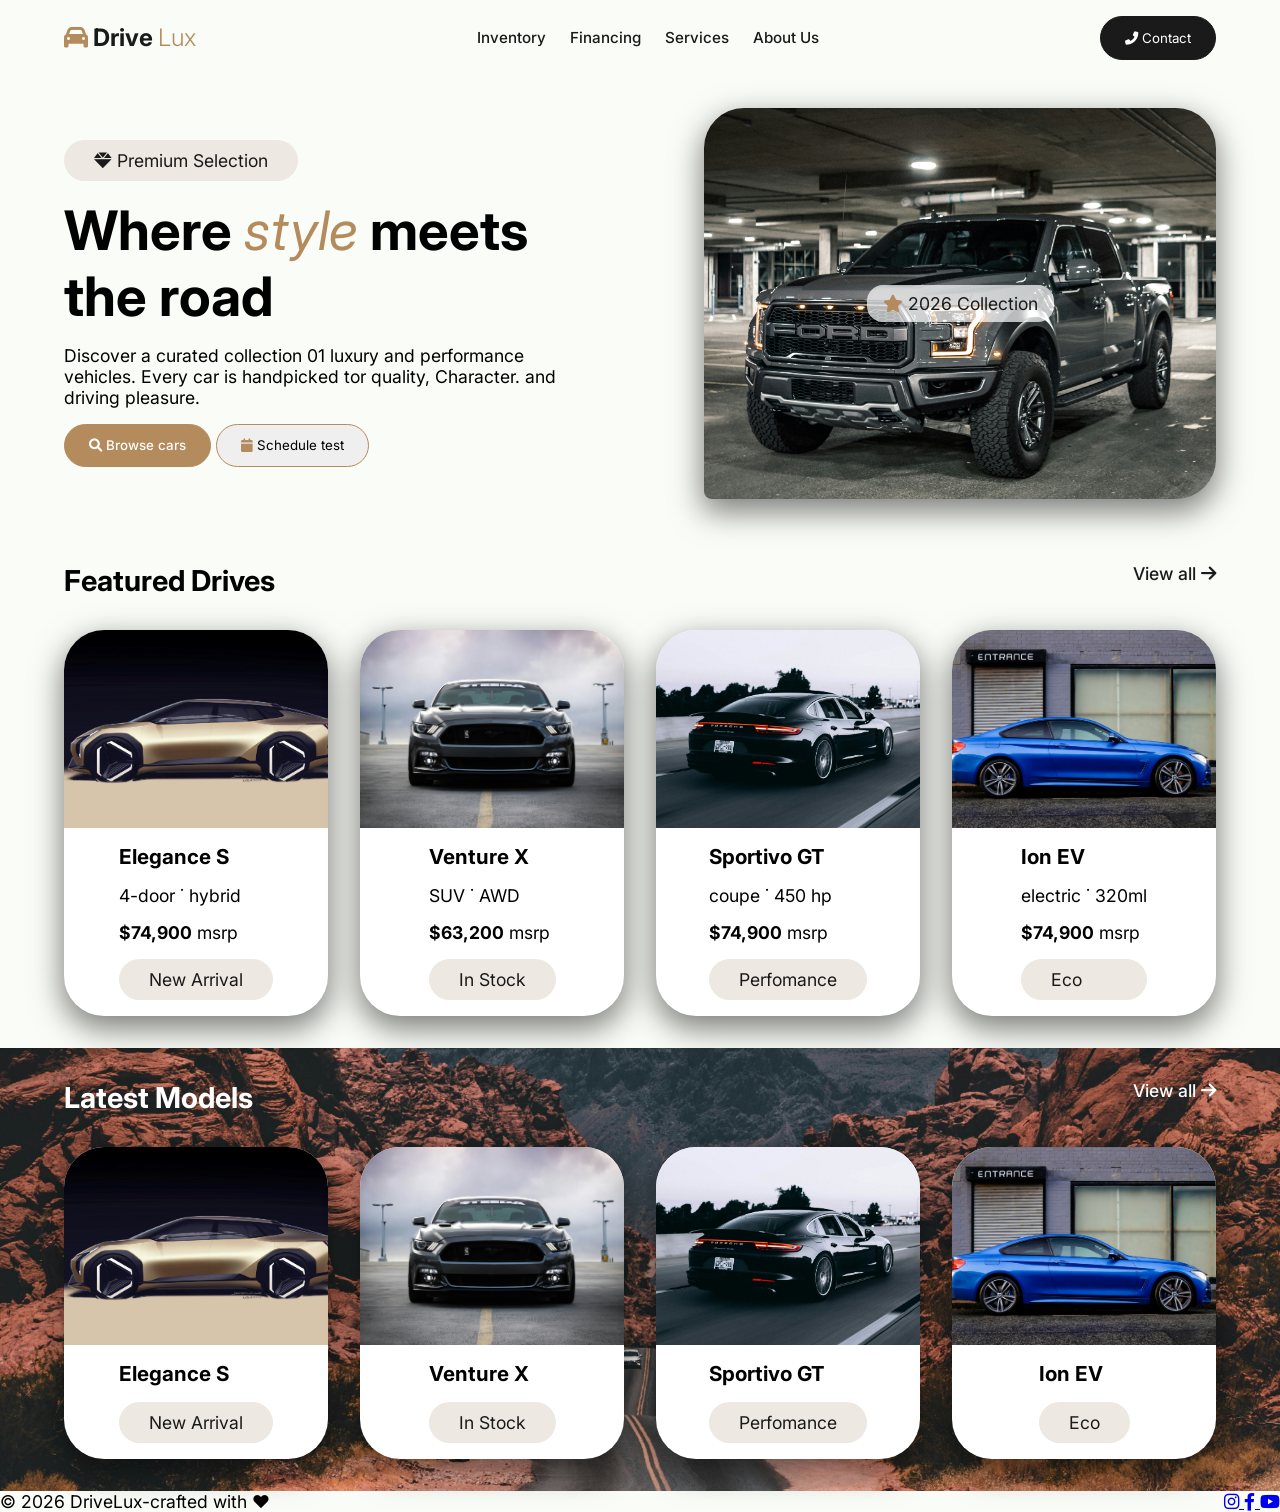
<file: index.html>
<!DOCTYPE html>
<html lang="en">
<head>
    <meta charset="UTF-8">
    <meta name="viewport" content="width=device-width, initial-scale=1.0">
    <title>Car Dealer Landing Page</title>
    <!-- Font awesome -->
    <link rel="stylesheet" href="https://cdnjs.cloudflare.com/ajax/libs/font-awesome/6.0.0-beta3/css/all.min.css" />
    <!-- Custom css -->
    <link rel="stylesheet" href="style.css">
</head>
<body>
    <!-- Top Header with Nav -->
    <header class="top-header">
        <div class="container">
            <a href="#" class="logo">
                <i class="fas fa-car"></i>
                <strong>Drive <span>Lux</span></strong>
            </a>
            
            <nav>
                <input type="checkbox" id="Toggle-menu" class="Toggle-menu">
                <ul class="menu">
                    <li class="menu-item"><a href="#">Inventory</a></li>
                    <li class="menu-item"><a href="#">Financing</a></li>
                    <li class="menu-item"><a href="#">Services</a></li>
                    <li class="menu-item"><a href="#">About Us</a></li>
                </ul>
            </nav>

            <button class="btn-secondary"><i class="fas fa-phone-alt"></i> Contact</button>
            <label class="hamburger" id="hamburger" for="Toggle-menu" aria-label="Toggle-menu">
                <i class="fa-solid fa-bars"></i>

            </label>
        </div>
    </header>

    <!-- Hero Section -->
     <section class="hero">
        <div class="container">
            <!-- hero left -->
            <div class="hero-left">
                <span class="badge"><i class="fa fa-gem"> </i> Premium Selection</span>
                <h1 class="hero-title">Where <span>style</span> meets the road</h1>
                <p>Discover a curated collection 01 luxury and performance vehicles. Every car is handpicked tor quality, Character. and driving pleasure.</p>
                <div class="hero-btn">
                    <button class="btn-primary"><i class="fas fa-search"></i> Browse cars</button>
                    <button class="btn-default"><i class="fas fa-calendar"></i> Schedule test</button>
                </div>
            </div>
            <!-- hero right -->
            <div class="hero-right">
                <div id="right-hero-badge"><i class="fas fa-star"></i> 2026 Collection</div>
            </div>
        </div>
    </section>

    <!-- FEATURED DRIVE SECTION -->
     <section class="featured">
        <!-- section title -->
        <div class="container section-header">
            <h2>Featured Drives</h2>
            <a href="#">View all <i class="fas fa-arrow-right"></i></a>
        </div>

        <!-- Car cards -->
        <div class="container car-cards">
                     
            <div class="card-item">
                <img src="images/car-image 1.jpg" alt="nice car">
                <div class="card-body">
                    <h3>Elegance S</h3>
                    <div class="car-spec">
                        4-door &dot; hybrid
                    </div>
                    <div class="car-price">
                        <strong>$74,900</strong> <span>msrp</span>
                    </div>
                    <span class="badge">New Arrival</span>
                </div>
            </div>

            <div class="card-item">
                <img src="images/car-image 2.jpg" alt="nice car">
                <div class="card-body">
                    <h3>Venture X</h3>
                    <div class="car-spec">
                        SUV &dot; AWD
                    </div>
                    <div class="car-price">
                        <strong>$63,200</strong> <span>msrp</span>
                    </div>
                    <span class="badge">In Stock</span>
                </div>
            </div>

            <div class="card-item">
                <img src="images/car-image 3.jpg" alt="nice car">
                <div class="card-body">
                    <h3>Sportivo GT</h3>
                    <div class="car-spec">
                        coupe &dot; 450 hp
                    </div>
                    <div class="car-price">
                        <strong>$74,900</strong> <span>msrp</span>
                    </div>
                    <span class="badge">Perfomance</span>
                </div>
            </div>

            
            <div class="card-item">
                <img src="images/car-image 4.jpg" alt="nice car">
                <div class="card-body">
                    <h3>Ion EV</h3>
                    <div class="car-spec">
                        electric &dot; 320ml
                    </div>
                    <div class="car-price">
                        <strong>$74,900</strong> <span>msrp</span>
                    </div>
                    <span class="badge">Eco</span>
                </div>
            </div>

           
            

           
        </div>
     </section>

     <!-- Latest Models -->
      <section class="latest-models">
        <div class="container section-header">
            <h2>Latest Models</h2>
            <a href="#">View all <i class="fas fa-arrow-right"></i></a>
        </div>

        <div class="container car-cards">
            <div class="card-item">
                <img src="images/car-image 1.jpg" alt="nice car">
                <div class="card-body">
                    <h3>Elegance S</h3>
                    <span class="badge">New Arrival</span>
                </div>
            </div>
            <div class="card-item">
                <img src="images/car-image 2.jpg" alt="nice car">
                <div class="card-body">
                    <h3>Venture X</h3>
                    <span class="badge">In Stock</span>
                </div>
            </div>
            <div class="card-item">
                <img src="images/car-image 3.jpg" alt="nice car">
                <div class="card-body">
                    <h3>Sportivo GT</h3>
                    <span class="badge">Perfomance</span>
                </div>
            </div>
            <div class="card-item">
                <img src="images/car-image 4.jpg" alt="nice car">
                <div class="card-body">
                    <h3>Ion EV</h3>
                    <span class="badge">Eco</span>
                </div>
            </div>
        </div>
      </section>

      <!-- FOOTER -->
       <footer>
        <div class="footer-left">
          &copy; 2026 DriveLux-crafted with &hearts;
        </div>
        <div class="footer-right">
            <a href="https://instagram.com" target="_blank" class="social-icon instagram" aria-label="Instagram">
                <i class="fa-brands fa-instagram"></i>
            </a>
            <a href="https://facebook.com" target="_blank" class="social-icon facebook" aria-label="Facebook">
                <i class="fa-brands fa-facebook-f"></i>
            </a>
            <a href="https://youtube.com" target="_blank" class="social-icon youtube" aria-label="Youtube">
               <i class="fa-brands fa-youtube"></i>
            </a>
        </div>

       </footer>
   
</body>
</html>
</file>
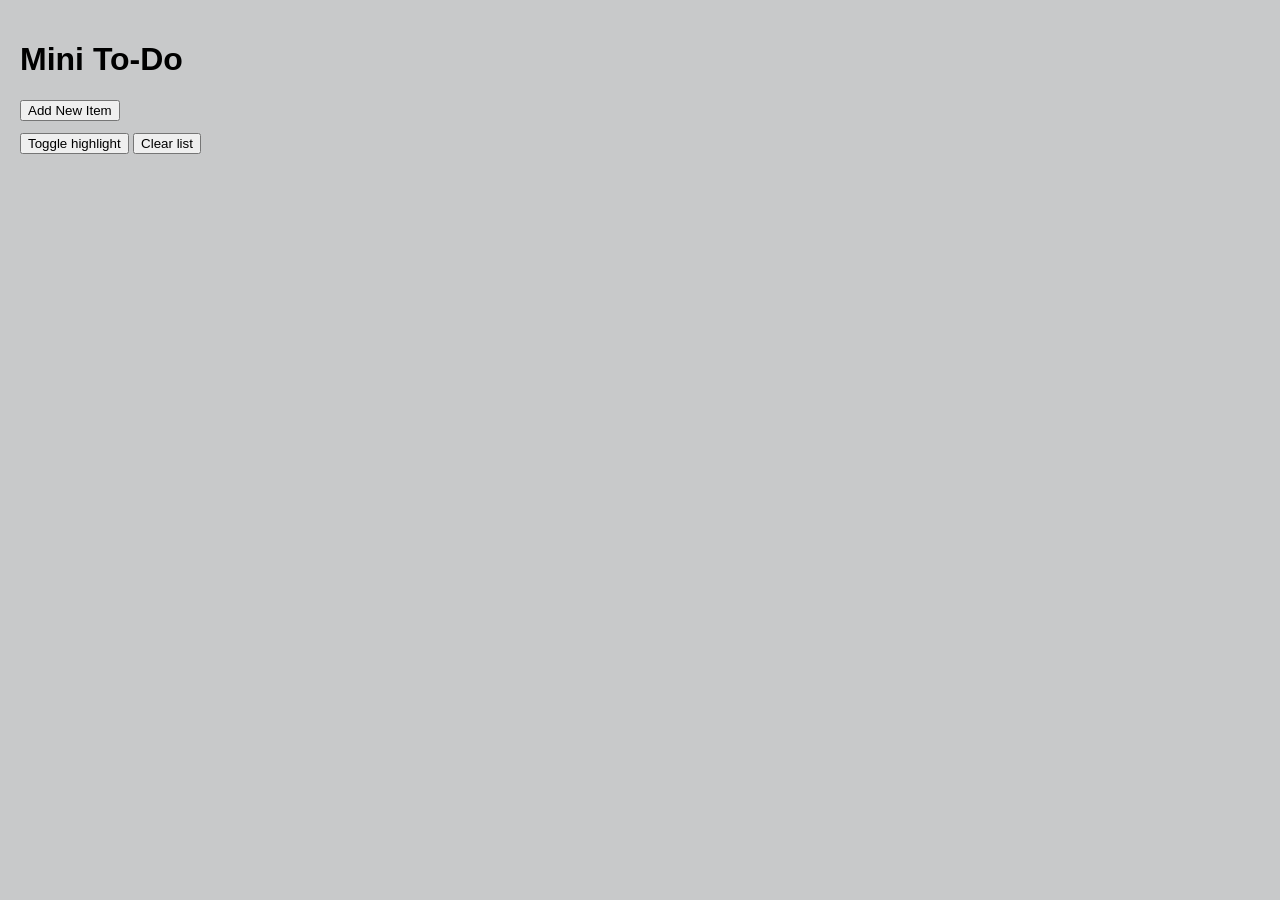
<file: assignment-1/index.html>
<!doctype html>
<html>
  <head>
    <meta charset="utf-8" />
    <title>Mini To-Do</title>
    <style>
        .html, body { font-family: sans-serif; background: #c8c9ca; padding: 12px; }
      .task { padding: 8px; margin: 6px 0; border: 1px solid rgb(39, 39, 78); }
      .highlight { background: #e7d187; border-color: #ffe9a6; }
    </style>
    <link rel="stylesheet" href="styles.css" />
  </head>
  <body>
    <h1>Mini To‑Do</h1>

    <button id="addBtn" onclick="addItem()">Add New Item</button>

    <div style="margin-top: 12px;">
      <button id="toggleBtn" onclick="toggleHighlight()">Toggle highlight</button>
      <button id="clearBtn" onclick="clearList()">Clear list</button>
    </div>

    <div id="tasksContainer" style="margin-top: 12px;">
      <ol id="taskLists"></ol>
    </div>

    <script src="js/app.js"></script>
  </body>
</html>
</file>
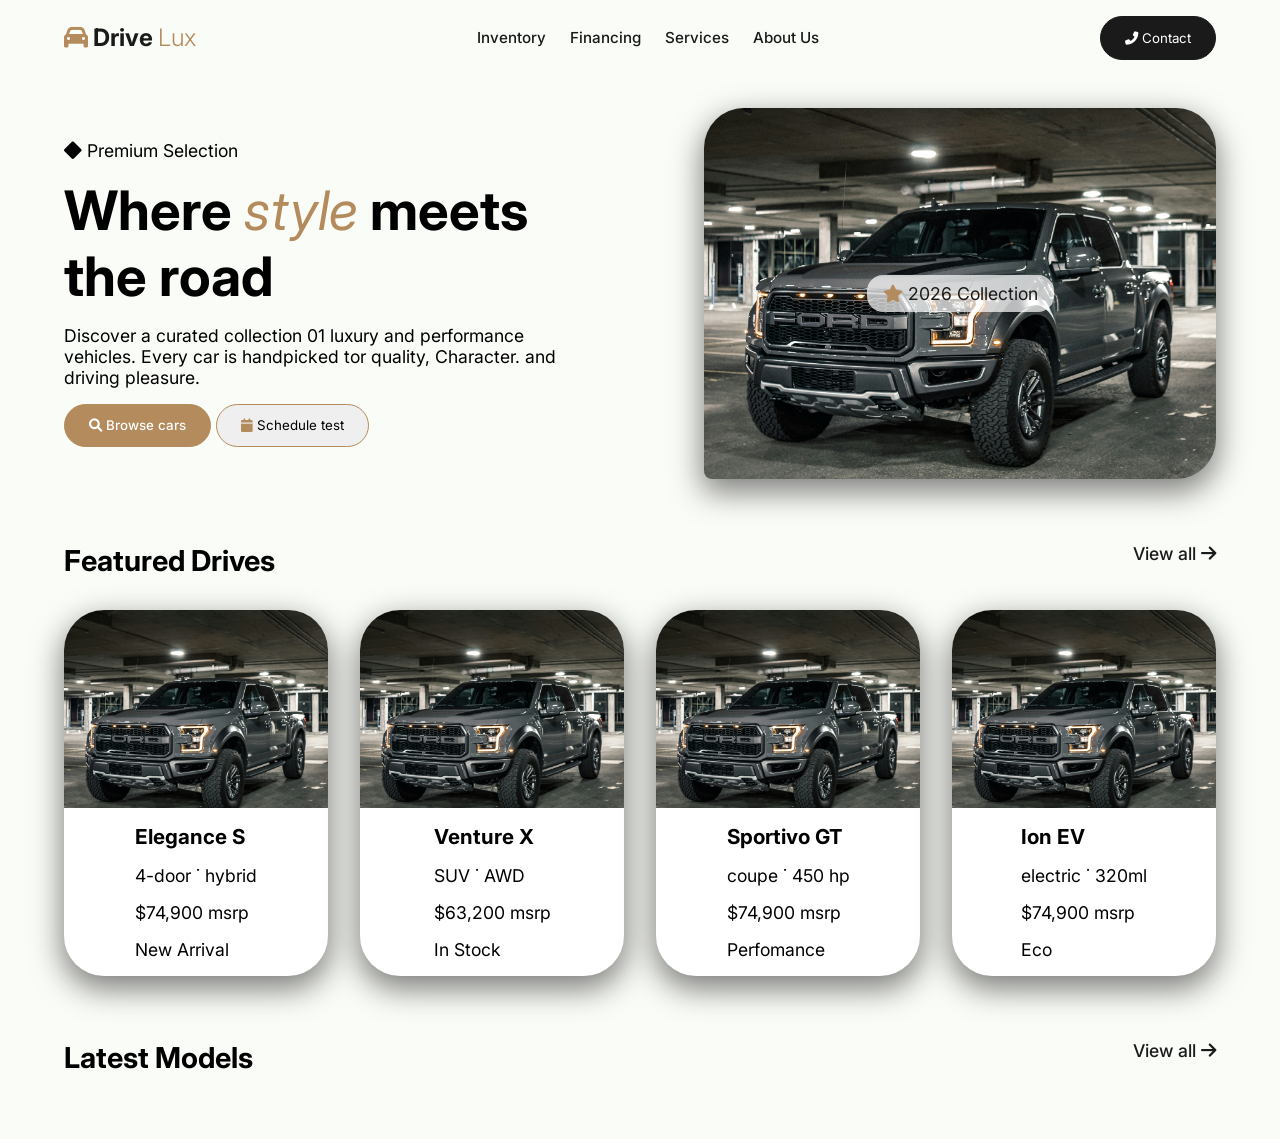
<file: assignment-2/index.html>
<!DOCTYPE html>
<html lang="en">
<head>
    <meta charset="UTF-8">
    <meta name="viewport" content="width=device-width, initial-scale=1.0">
    <title>Car Dealer Landing Page</title>
    <!-- Font awesome -->
    <link rel="stylesheet" href="https://cdnjs.cloudflare.com/ajax/libs/font-awesome/6.0.0-beta3/css/all.min.css" />
    <!-- Custom css -->
    <link rel="stylesheet" href="style.css">
</head>
<body>
    <!-- Top Header with Nav -->
    <header class="top-header">
        <div class="container">
            <a href="#" class="logo">
                <i class="fas fa-car"></i>
                <strong>Drive <span>Lux</span></strong>
            </a>

            <nav>
                <ul class="menu">
                    <li class="menu-item"><a href="#">Inventory</a></li>
                    <li class="menu-item"><a href="#">Financing</a></li>
                    <li class="menu-item"><a href="#">Services</a></li>
                    <li class="menu-item"><a href="#">About Us</a></li>
                </ul>
            </nav>

            <button class="btn-secondary"><i class="fas fa-phone-alt"></i> Contact</button>
        </div>
    </header>

    <!-- Hero Section -->
     <section class="hero">
        <div class="container">
            <!-- hero left -->
            <div class="hero-left">
                <span class="badge"><i class="fa fa-diamond"> </i> Premium Selection</span>
                <h1 class="hero-title">Where <span>style</span> meets the road</h1>
                <p>Discover a curated collection 01 luxury and performance vehicles. Every car is handpicked tor quality, Character. and driving pleasure.</p>
                <div class="hero-btn">
                    <button class="btn-primary"><i class="fas fa-search"></i> Browse cars</button>
                    <button class="btn-default"><i class="fas fa-calendar"></i> Schedule test</button>
                </div>
            </div>
            <!-- hero right -->
            <div class="hero-right">
                <div id="right-hero-badge"><i class="fas fa-star"></i> 2026 Collection</div>
            </div>
        </div>
    </section>

    <!-- FEATURED DRIVE SECTION -->
     <section class="featured">
        <!-- section title -->
        <div class="container section-header">
            <h2>Featured Drives</h2>
            <a href="#">View all <i class="fas fa-arrow-right"></i></a>
        </div>

        <!-- Car cards -->
        <div class="container car-cards">
                     
            <div class="card-item">
                <img src="images/hero-car.jpg" alt="nice car">
                <div class="card-body">
                    <h3>Elegance S</h3>
                    <div class="car-spec">
                        4-door &dot; hybrid
                    </div>
                    <div class="car-price">
                        $74,900 <span>msrp</span>
                    </div>
                    <span class="badge">New Arrival</span>
                </div>
            </div>

            <div class="card-item">
                <img src="images/hero-car.jpg" alt="nice car">
                <div class="card-body">
                    <h3>Venture X</h3>
                    <div class="car-spec">
                        SUV &dot; AWD
                    </div>
                    <div class="car-price">
                        $63,200 <span>msrp</span>
                    </div>
                    <span class="badge">In Stock</span>
                </div>
            </div>

            <div class="card-item">
                <img src="images/hero-car.jpg" alt="nice car">
                <div class="card-body">
                    <h3>Sportivo GT</h3>
                    <div class="car-spec">
                        coupe &dot; 450 hp
                    </div>
                    <div class="car-price">
                        $74,900 <span>msrp</span>
                    </div>
                    <span class="badge">Perfomance</span>
                </div>
            </div>

            
            <div class="card-item">
                <img src="images/hero-car.jpg" alt="nice car">
                <div class="card-body">
                    <h3>Ion EV</h3>
                    <div class="car-spec">
                        electric &dot; 320ml
                    </div>
                    <div class="car-price">
                        $74,900 <span>msrp</span>
                    </div>
                    <span class="badge">Eco</span>
                </div>
            </div>

           
            

           
        </div>
     </section>

     <!-- Latest Models -->
      <section class="latest-models">
        <div class="container section-header">
            <h2>Latest Models</h2>
            <a href="#">View all <i class="fas fa-arrow-right"></i></a>
        </div>

        <div></div>
      </section>

      <!-- FOOTER -->

</body>
</html>
</file>
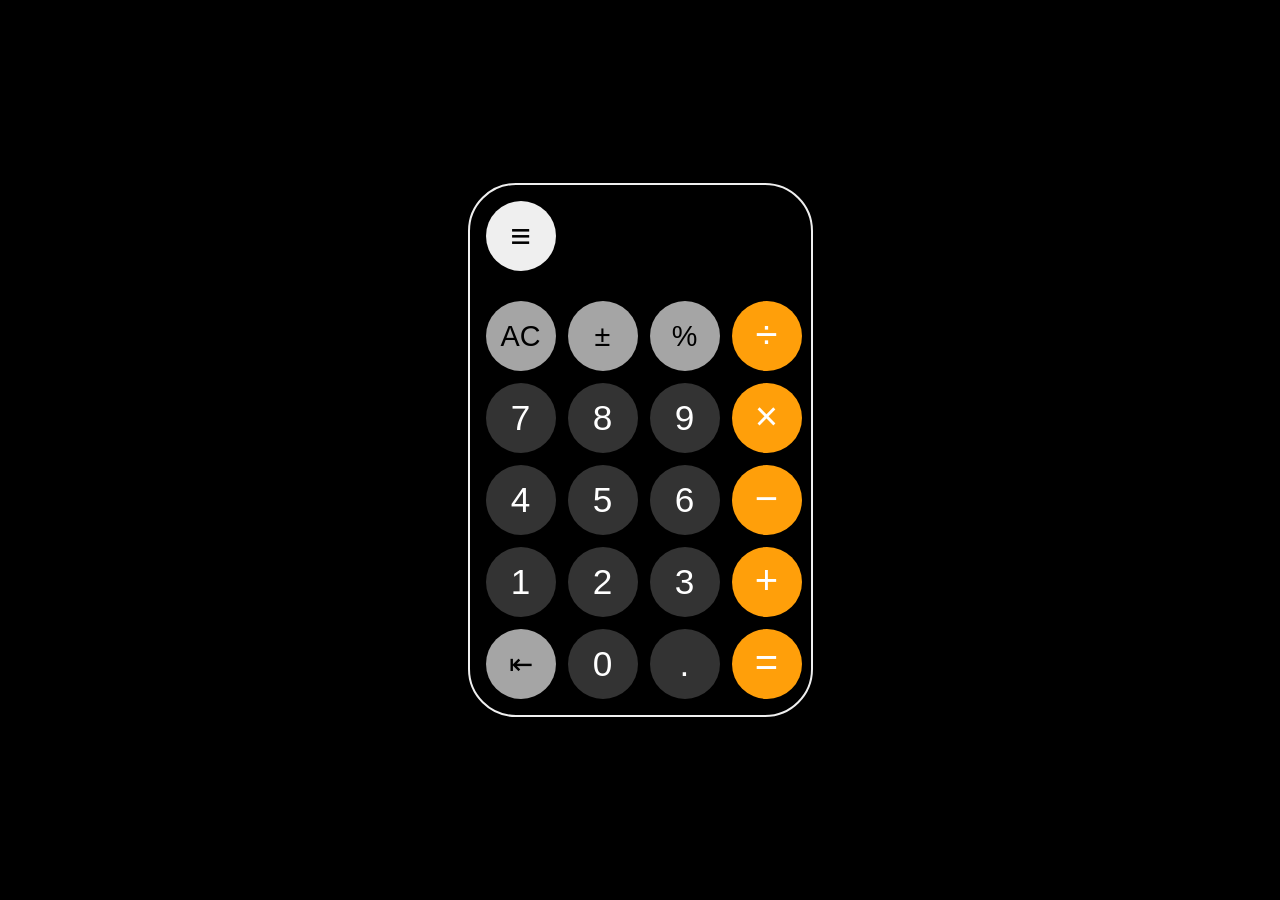
<file: assignment-3/index.html>
<!doctype html>
<html lang="en">
  <head>
    <meta charset="utf-8" />
     <meta name="viewport" content="width=device-width, initial-scale=1.0">
     <title><iPhone Calculator UI></title>
      <link rel="stylesheet" href="style.css">
  </head>
  <body>
    <main class="calculator">
      <div class="display-container">
        <button id="btn-history" class="btn">&equiv;</button>
        <div class="display" id="display"></div>
        <div class="display-result"></div>
      </div>
       
      <div class="buttons-grid">
             <!-- Row 1: Utilities & Division -->
            <button class="btn btn-function" data-action="clear"><span>AC</span></button>
            <button class="btn btn-function" data-action="toggle-sign"><span>±</span></button>
            <button class="btn btn-function" data-action="percentage"><span>%</span></button>
            <button class="btn btn-operator" data-action="/"><span>&divide;</span></button>

            <!-- Row 2: 7, 8, 9 & Multiplication -->
            <button class="btn btn-number" data-value="7"><span>7</span></button>
            <button class="btn btn-number" data-value="8"><span>8</span></button>
            <button class="btn btn-number" data-value="9"><span>9</span></button>
            <button class="btn btn-operator" data-action="*"><span>&times;<span></button>

             <!-- Row 3: 4, 5, 6 & Subtraction -->
            <button class="btn btn-number" data-value="4"><span>4</span></button>
            <button class="btn btn-number" data-value="5"><span>5</span></button>
            <button class="btn btn-number" data-value="6"><span>6</span></button>
            <button class="btn btn-operator" data-action="-"><span>&minus;</span></button>

            <!-- Row 4: 1, 2, 3 & Addition -->
            <button class="btn btn-number" data-value="1"><span>1</span></button>
            <button class="btn btn-number" data-value="2"><span>2</span></button>
            <button class="btn btn-number" data-value="3"><span>3</span></button>
            <button class="btn btn-operator" data-action="+"><span>&plus;</span></button>

            <!-- Row 4: Backspace, 0, . & = -->
            <button class="btn btn-function" data-action="backspace"><span>&larrb;</span></button>
            <button class="btn btn-number" data-value="0"><span>0</span></button>
            <button class="btn btn-number" data-value="."><span>.</span></button>
            <button class="btn btn-operator" data-action="="><span>&equals;</span></button>











      </main>
       <script src="calculator.js"></script>
  </body>
</file>
<file: style.css>
@import url('https://fonts.googleapis.com/css2?family=Inter:opsz,wght@14..32,300;14..32,400;14..32,500;14..32,600;14..32,700&display=swap');

/* CSS VARIABLES */
:root {
    --primary-color: #b48b5c; /* buttons, icons, accents */
    --dark-text: #1a1a1a; /* Headings, main text */
    --secondary-text: #4a4a4a; /* paragraphs, secondary text */
    --bg-color: #fafcf7; /* page background color */
    --card-bg: #ffffff; /* car cards */
    --light-accent: #ede8e1; /* badges, tags */
    --subtle-shadow: rgba(0, 0, 0, 0.5); /* Card shadows */
}

* {
    box-sizing: border-box;
    margin: 0;
    padding: 0;
}

body{
    background-color: var(--bg-color);
    font-family: Inter, -apple-system, BlinkMacSystemFont, 'Segoe UI', Roboto, sans-serif;
    font-size: 1.1rem;
}

section{
    padding:2rem 0;
}

.container {
    width: 90%;
    max-width: 1200px;
    margin: 0 auto;
}

.top-header .container {
    display: flex;
    justify-content: space-between;
    align-items: center;
    padding: 1rem 0;
}

/* Navigation styles */
ul.menu {
    display: flex;
    list-style: none;
    gap: 1.5rem;

    a {
        text-decoration: none;
        color: var(--dark-text);
        font-weight: 500;
        font-size: 0.95rem;
    }

    .menu-item {
        padding: 0.5rem 0;
        border-bottom: 2px solid transparent;
        transition: all 0.3s ease-in-out;
    }
    .menu-item:hover{
        border-bottom-color: var(--primary-color);
        transform: translateY(-2px);
    }
}

.logo {
    font-size: 1.5rem;
    font-weight: 700;
    color: var(--primary-color);
    text-decoration: none;

    strong {
        color: var(--dark-text);
         span{
            color: var(--primary-color);
            font-weight: 300;
        }
    }
   
}

.hero .container {
    display: grid;
    grid-template-columns: repeat(auto-fit, minmax(250px, 1fr));
    justify-content: space-between;
    align-items: stretch;
    gap: 8rem;
    min-height: 25vh;
}

.hero-left, .hero-right {
    padding: 2rem 0;
}

.hero-left{
    display: flex;
    flex-direction: column;
    justify-content: space-between;
    align-items: flex-start;
    gap: 1rem;
}
.hero-right{
    background-image: url('images/hero-car.jpg');
    background-size: cover;
    background-position: center 58%;
    background-color: var(--primary-color);
    display: flex;
    justify-content: center;
    align-items: center;
    border-radius: 2.5rem;
    border-bottom-left-radius: 0.5rem;
    box-shadow: var(--subtle-shadow) 0px 0.7rem 1.9rem 0.1rem;

    #right-hero-badge {
        background-color: rgba(255, 255, 255, 0.7);
        color: var(--dark-text);
        padding: 0.5rem 1rem;
        border-radius: 1rem;

        i {
            color: var(--primary-color);
        }
    }

}


.hero-title{
    font-size: 3.4rem;
    font-weight: 700;

    span {
        color: var(--primary-color);
        font-style: italic;
        font-weight: 400;
    }
}

/* button styles */
button, .btn {
    font-family: inherit;
    padding: 0.8rem 1.5rem;
    border-radius: 2rem;
    border: 1px solid var(--primary-color);
    transition: all 0.3s ease-in-out;
}

.btn-default{
    i{
        color: var(--primary-color);
    }

    &:hover {
        background-color: var(--primary-color);
        color: #fff;
        cursor: pointer;
        i{
            color: #fff;
        }
    }
}

.btn-primary {
    background-color: var(--primary-color);
    color: #fff;
    font-weight: 500;

    &:hover {
        background-color: #9c6f4b;
        border-color: #9c6f4b;
        cursor: pointer;
    }
}
.hamburger {
    display: none;
    flex-direction: column;
    gap: 5px;
    cursor: pointer;
    
    .hamburger .fa {
        display: none;
        width: 25px;
        height: 3px;
        background-color: var(--dark-text);
        border-radius: 2px;
    }
}
.Toggle-menu {
    display: none;
}

.btn-secondary {
    background-color: var(--dark-text);
    color: #fff;
    border-color: var(--dark-text);

    &:hover {
        background-color: var(--light-accent);
        color: var(--dark-text);
        border-color: #1a1a1a;
        cursor: pointer;
    }
}


/* Featurd section styles */
.section-header {
    display: flex;
    justify-content: space-between;
    margin-bottom: 2rem;

    h2{
        font-size: 1.8rem;
    }

    a{
        text-decoration: none;
        color: var(--dark-text);
        font-weight: 500;
    }
}

.car-cards {
    display: grid;
    grid-template-columns: repeat(auto-fit, minmax(250px, 1fr));
    gap: 2rem;

}
.card-item {
    display: flex;
    flex-direction: column;
    align-items: center;
    border-radius: 2.5rem;
    background-color: var(--card-bg);
    overflow: hidden;
    box-shadow: var(--subtle-shadow) 0px 0.7rem 1.9rem 0.1rem;
}

    .card-body{
        display: flex;
        flex-direction: column;
        gap: 1rem;
        padding: 1rem 0.5rem;
       
    }

    img{
        border-radius: 2rem 2rem 0 0;
        width: 100%;
        aspect-ratio: 4/3;
        object-fit: cover;
    }
    .badge {
        background-color: #ede8e1;
        color: #1a1a1a;
        padding: 10px 30px;
        border-radius: 50px;
    }
    .latest-models {
        background-image: url('images/car-background-image.jpg');
        background-size: cover;
        background-position: center;
        
        .section-header *  { 
            color: #fff;
        }
    }
    footer  {
       display: flex;
       justify-content: space-between;

    }
    @media (max-width: 550px) {
        

        .hero-right {
            background-position: center 40%;
            height: 55vh;
         }
        
         
         
         .hamburger {
            display: flex;
            
        }
        ul.menu {
            
            flex-direction: column;
            position: absolute;
            top: 60px;
            right: -100%;
            width: 20%;
            background: #333;
            padding: 1rem 0;
            transition: all 0.3s;
            text-align: center;
            a {
                color: #fff;
            }
        }
        .menu li {
            margin: 10px 0;
        }
        #Toggle-menu:checked ~ ul.menu {
            
            right: 0;
            
        }
    }
</file>
<file: assignment-1/styles.css>
.task{
    display: flex; 
    justify-content: space-between; 
    align-items: center; 
}

.task.completed {
    --muted-color: #34556630;
    text-decoration: line-through;
    color: var(--muted-color);
    border-color: var(--muted-color);
}
</file>
<file: assignment-2/style.css>
@import url('https://fonts.googleapis.com/css2?family=Inter:opsz,wght@14..32,300;14..32,400;14..32,500;14..32,600;14..32,700&display=swap');

/* CSS VARIABLES */
:root {
    --primary-color: #b48b5c; /* buttons, icons, accents */
    --dark-text: #1a1a1a; /* Headings, main text */
    --secondary-text: #4a4a4a; /* paragraphs, secondary text */
    --bg-color: #fafcf7; /* page background color */
    --card-bg: #ffffff; /* car cards */
    --light-accent: #ede8e1; /* badges, tags */
    --subtle-shadow: rgba(0, 0, 0, 0.5); /* Card shadows */
}

* {
    box-sizing: border-box;
    margin: 0;
    padding: 0;
}

body{
    background-color: var(--bg-color);
    font-family: Inter, -apple-system, BlinkMacSystemFont, 'Segoe UI', Roboto, sans-serif;
    font-size: 1.1rem;
}

section{
    padding:2rem 0;
}

.container {
    width: 90%;
    max-width: 1200px;
    margin: 0 auto;
}

.top-header .container {
    display: flex;
    justify-content: space-between;
    align-items: center;
    padding: 1rem 0;
}

/* Navigation styles */
ul.menu {
    display: flex;
    list-style: none;
    gap: 1.5rem;

    a {
        text-decoration: none;
        color: var(--dark-text);
        font-weight: 500;
        font-size: 0.95rem;
    }

    .menu-item {
        padding: 0.5rem 0;
        border-bottom: 2px solid transparent;
        transition: all 0.3s ease-in-out;
    }
    .menu-item:hover{
        border-bottom-color: var(--primary-color);
        transform: translateY(-2px);
    }
}

.logo {
    font-size: 1.5rem;
    font-weight: 700;
    color: var(--primary-color);
    text-decoration: none;

    strong {
        color: var(--dark-text);
         span{
            color: var(--primary-color);
            font-weight: 300;
        }
    }
   
}

.hero .container {
    display: grid;
    grid-template-columns: 2fr 2fr;
    justify-content: space-between;
    align-items: stretch;
    gap: 8rem;
    min-height: 25vh;
}

.hero-left, .hero-right {
    padding: 2rem 0;
}

.hero-left{
    display: flex;
    flex-direction: column;
    justify-content: space-between;
    align-items: flex-start;
    gap: 1rem;
}
.hero-right{
    background-image: url('images/hero-car.jpg');
    background-size: cover;
    background-position: center 58%;
    background-color: var(--primary-color);
    display: flex;
    justify-content: center;
    align-items: center;
    border-radius: 2.5rem;
    border-bottom-left-radius: 0.5rem;
    box-shadow: var(--subtle-shadow) 0px 0.7rem 1.9rem 0.1rem;

    #right-hero-badge {
        background-color: rgba(255, 255, 255, 0.7);
        color: var(--dark-text);
        padding: 0.5rem 1rem;
        border-radius: 1rem;

        i {
            color: var(--primary-color);
        }
    }

}


.hero-title{
    font-size: 3.4rem;
    font-weight: 700;

    span {
        color: var(--primary-color);
        font-style: italic;
        font-weight: 400;
    }
}

/* button styles */
button, .btn {
    font-family: inherit;
    padding: 0.8rem 1.5rem;
    border-radius: 2rem;
    border: 1px solid var(--primary-color);
    transition: all 0.3s ease-in-out;
}

.btn-default{
    i{
        color: var(--primary-color);
    }

    &:hover {
        background-color: var(--primary-color);
        color: #fff;
        cursor: pointer;
        i{
            color: #fff;
        }
    }
}

.btn-primary {
    background-color: var(--primary-color);
    color: #fff;
    font-weight: 500;

    &:hover {
        background-color: #9c6f4b;
        border-color: #9c6f4b;
        cursor: pointer;
    }
}

.btn-secondary {
    background-color: var(--dark-text);
    color: #fff;
    border-color: var(--dark-text);

    &:hover {
        background-color: var(--light-accent);
        color: var(--dark-text);
        border-color: #1a1a1a;
        cursor: pointer;
    }
}


/* Featurd section styles */
.section-header {
    display: flex;
    justify-content: space-between;
    margin-bottom: 2rem;

    h2{
        font-size: 1.8rem;
    }

    a{
        text-decoration: none;
        color: var(--dark-text);
        font-weight: 500;
    }
}

.car-cards {
    display: grid;
    grid-template-columns: repeat(auto-fit, minmax(250px, 1fr));
    gap: 2rem;

}
.card-item {
    display: flex;
    flex-direction: column;
    align-items: center;
    border-radius: 2.5rem;
    background-color: var(--card-bg);
    overflow: hidden;
    box-shadow: var(--subtle-shadow) 0px 0.7rem 1.9rem 0.1rem;

    .card-body{
        display: flex;
        flex-direction: column;
        gap: 1rem;
        padding: 1rem 0.5rem;
    }

    img{
        border-radius: 2rem 2rem 0 0;
        width: 100%;
        aspect-ratio: 4/3;
        object-fit: cover;
    }
}
</file>
<file: assignment-3/style.css>
* {
    box-sizing: border-box;
    margin: 0;
    padding: 0;
    font-family: -apple-system, BlinkMacSystemFont, "Segoe UI", Roboto, Helvetica, Arial, sans-serif;
}
body {
    background-color: #000000;
    display: flex;
    justify-content: center;
    align-items: center;
    min-height: 100vh;
    
}
.calculator {
    max-width: 345px;
    width: 95%;
    background-color: #000000;
    padding: 1rem;
    border-radius: 3rem;
    margin: auto;
    border: 2px solid #efefef;
    
}

.display {
    color: #ffffff;
    font-size: 2rem;
    font-weight: 100;
    text-align: right;
    margin-bottom: 15px;
    padding-right: 10px;
    letter-spacing: -2px;
    white-space: nowrap;
    overflow: hidden;
}
.display-result {
    color: #ffffff;
    font-size: 4rem;
    font-weight: 300;
    text-align: right;
    margin-bottom: 15px;
    padding-right: 10px;
    letter-spacing: -2px;
    white-space: nowrap;
    overflow: hidden;
}

.buttons-grid {
    display: grid;
    grid-template-columns: repeat(4, 1fr);
    grid-gap: 12px;
}
.btn {
    border: none;
    border-radius: 50%;
    height: 70px;
    width: 70px;
    font-size: 2.2rem;
    font-weight: 400;
    cursor: pointer;
    display: flex;
    justify-content: center;
    align-items: center;
    transition: filter 0.1s ease;
}
.btn:active {
    filter: brightness(130%);
}
.btn-number {
    background-color: #333333;
    color: #ffffff;

    &:hover {
        background-color:#444444;
    }
}
.btn-function {
    background-color: #a5a5a5;
    color: #000000;
    font-size: 1.8rem;

    &:hover {
        background-color: #b8b8b8;
    }
}
.btn-operator {
    background-color: #ff9f0a;
    color: #ffffff;
    font-size: 2.5rem;
    padding-bottom: 4px; /* Slight visual adjustment for alignment */

     &:hover {
        background-color: #ffb340;
    }
}
</file>
